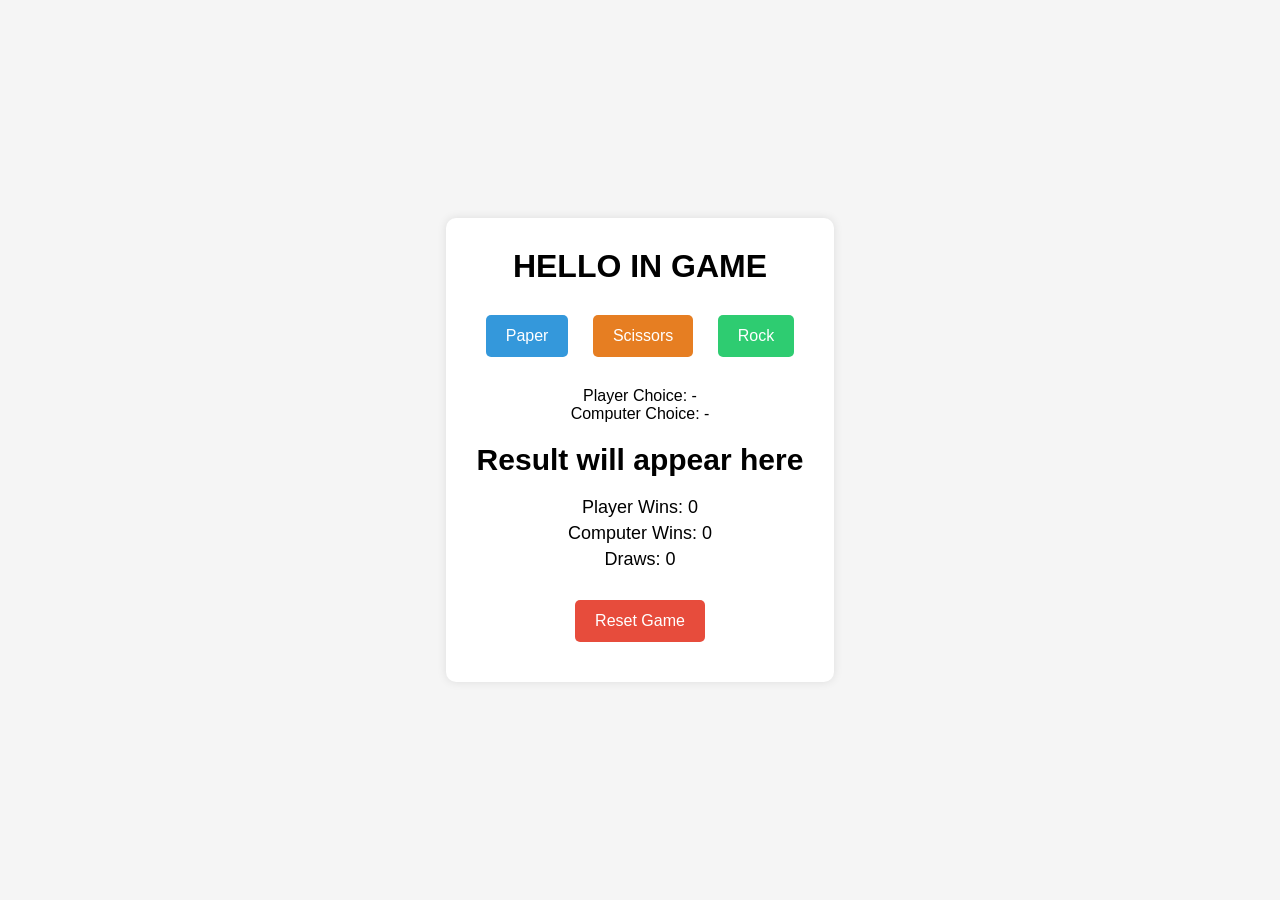
<file: Game/index.html>
<!DOCTYPE html>
<html lang="en">
<head>
    <meta charset="UTF-8">
    <meta name="viewport" content="width=device-width, initial-scale=1.0">
    <title>Rock Paper Scissors</title>
    <link rel="stylesheet" href="style.css">
</head>
<body>

    <div class="container">

        <div class="title">
            <h1>HELLO IN GAME</h1>
        </div>

        <div class="buttons">
            <button id="paper">Paper</button>
            <button id="ciseaux">Scissors</button>
            <button id="pierre">Rock</button>
        </div>

        <div class="choices">
            <p>Player Choice: <span id="playerChoice">-</span></p>
            <p>Computer Choice: <span id="computerChoice">-</span></p>
        </div>

        <div class="result">
            <h2 id="result">Result will appear here</h2>
        </div>

        <div class="scoreboard">
            <p>Player Wins: <span id="playerScore">0</span></p>
            <p>Computer Wins: <span id="computerScore">0</span></p>
            <p>Draws: <span id="drawScore">0</span></p>
        </div>

        <div class="reset">
            <button id="reset">Reset Game</button>
        </div>

    </div>

<script src="script.js"></script>

</body>
</html>
</file>
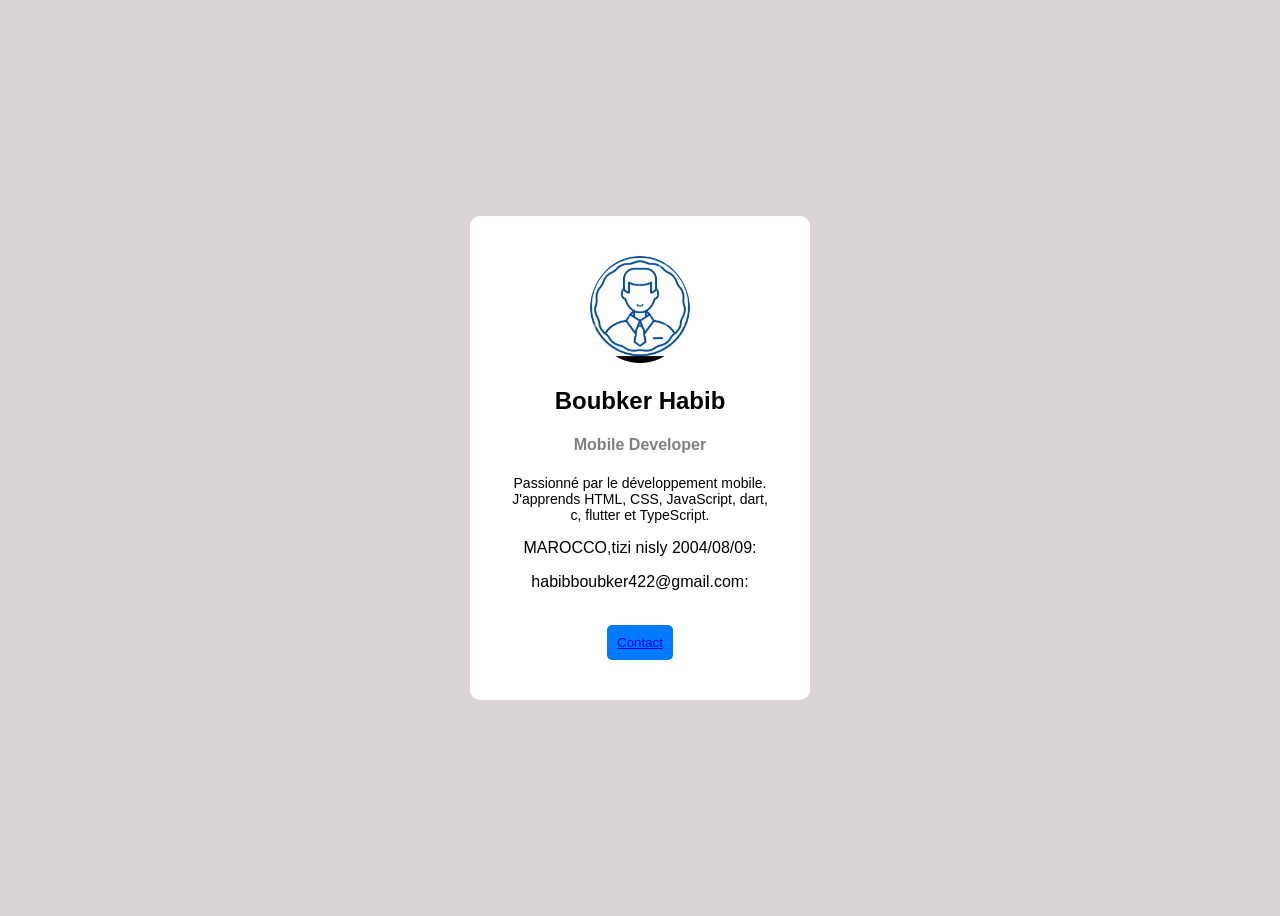
<file: miniprojet/index.html>
<!DOCTYPE html>
<html lang="fr">
<head>
    <meta charset="UTF-8">
    <meta name="viewport" content="width=device-width, initial-scale=1.0">
    <title>Profil</title>
    <link rel="stylesheet" href="style.css">
</head>
<body>

    <div class="profile">
        <div class="photo">
            <img src="imageproufil.jpg" alt="Photo">
        </div>

        <div class="name">
            <h2>Boubker Habib</h2>
        </div>
        <div class="job">
            <h4>Mobile Developer</h4>
        </div>
        


        <div class="description">
            <p>
                Passionné par le développement mobile.
                J'apprends HTML, CSS, JavaScript, dart, c, flutter et TypeScript.
            </p>
        </div>
        <div class="info-row">
            <p>
                MAROCCO,tizi nisly 2004/08/09:
            </p>
            
        </div>

        <div class="info-row">
            <p>
                habibboubker422@gmail.com:
            </p>
        </div><br>


        <div class="contact">
            <button><a href="contect.html" >Contact</a></button>
        </div>

    </div>

</body>
</html>
</file>
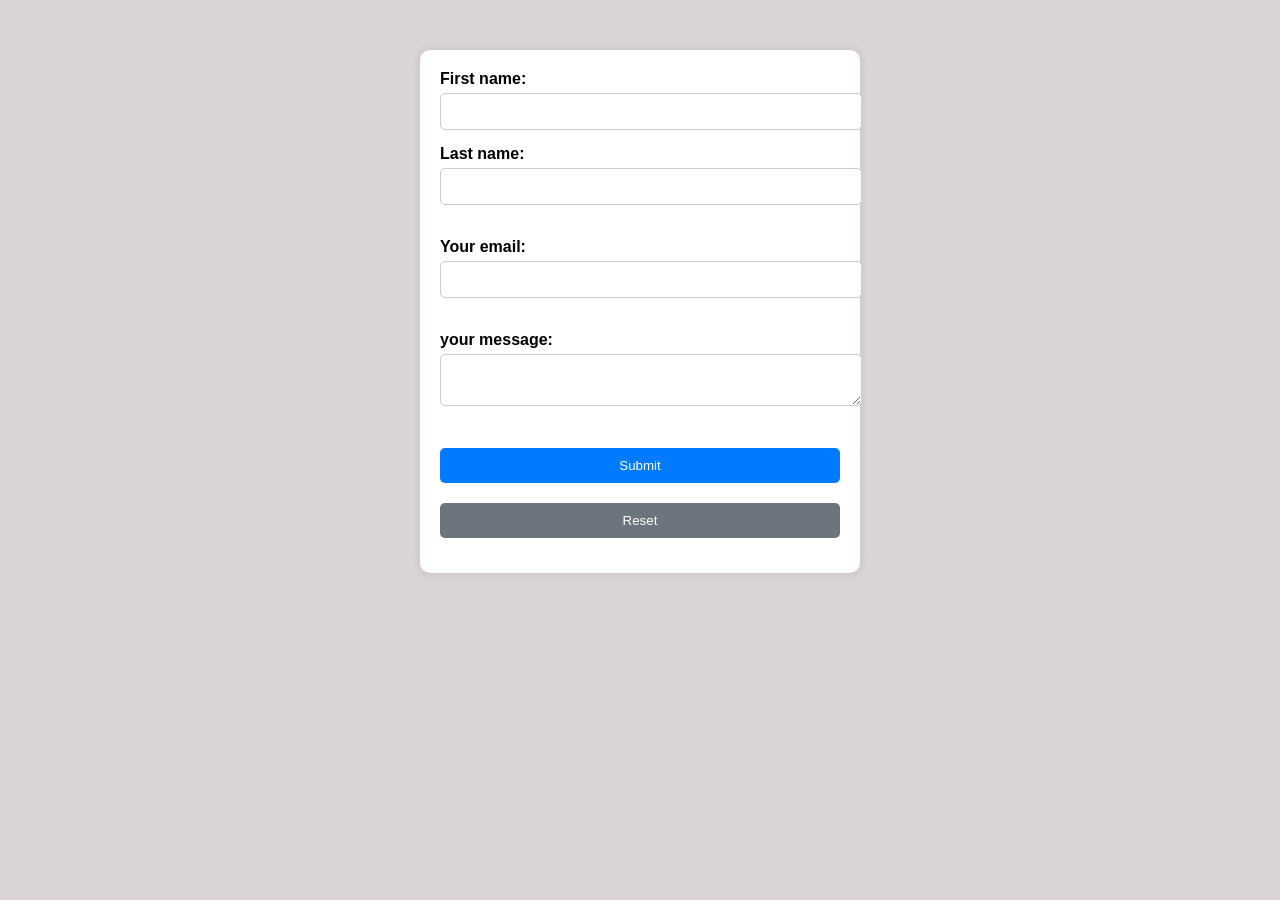
<file: miniprojet/contect.html>
<!DOCTYPE html>
<html lang="en">
<head>
    <meta charset="UTF-8">
    <meta name="viewport" content="width=device-width, initial-scale=1.0">
    <title>Contect:</title>
    <link rel="stylesheet" href="contect.css">
</head>
<body>
        <form>
            <label for="fname">First name:</label><br>
            <input type="text" id="fname" name="fname"><br>
            <label for="lname">Last name:</label><br>
            <input type="text" id="lname" name="lname"><br><br>
            <label for="email">Your email:</label><br>
            <input type="email" id="email" name="email"><br><br>
            
            <label for="message">your message:</label><br>
            <textarea id="message" name="message"></textarea><br><br>
            <input type="submit" value="Submit">
            <input type="reset" value="Reset">
        </form> 
    
</body>
</html>
</file>
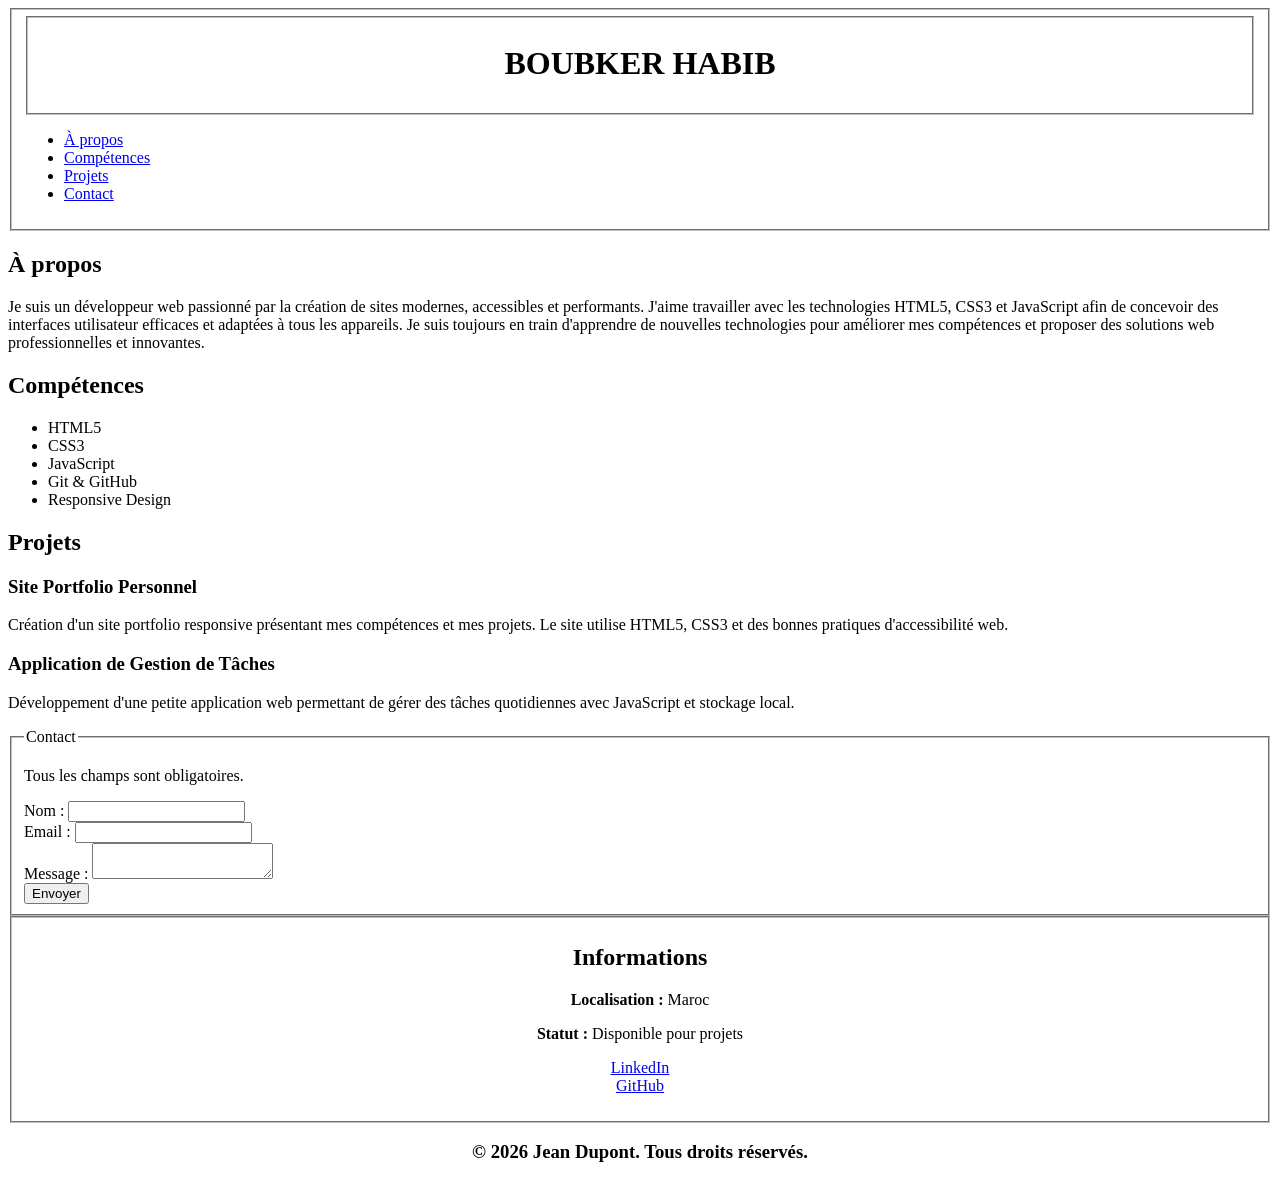
<file: WarmUp/profile.html>
<!DOCTYPE html>
<html lang="fr">
<head>
    <meta charset="UTF-8">
    <meta name="viewport" content="width=device-width, initial-scale=1.0">
    <title>BOUBKER HABIB - Développeur Web</title>
    <meta name="description" content="BOUBKER HABIB, développeur web spécialisé en HTML, CSS et JavaScript. Découvrez ses compétences et ses projets.">
    <meta property="og:title" content="BOUBKER HABIB - Développeur MOBILE">
</head>

<body>

<header role="banner">
    <fieldset>
        <fieldset>
            <h1 align="center">BOUBKER HABIB</h1>
        </fieldset>

    

        <nav aria-label="Navigation principale">
            <ul>
                <li><a href="#apropos">À propos</a></li>
                <li><a href="#competences">Compétences</a></li>
                <li><a href="#projets">Projets</a></li>
                <li><a href="#contact">Contact</a></li>
            </ul>
        </nav>

    </fieldset>
    
</header>

<main role="main">

<section id="apropos">
    <h2>À propos</h2>
    <p>
        Je suis un développeur web passionné par la création de sites modernes,
        accessibles et performants. J'aime travailler avec les technologies
        HTML5, CSS3 et JavaScript afin de concevoir des interfaces utilisateur
        efficaces et adaptées à tous les appareils. Je suis toujours en train
        d'apprendre de nouvelles technologies pour améliorer mes compétences
        et proposer des solutions web professionnelles et innovantes.
    </p>
</section>

<section id="competences">
    <h2>Compétences</h2>
    <ul>
        <li>HTML5</li>
        <li>CSS3</li>
        <li>JavaScript</li>
        <li>Git & GitHub</li>
        <li>Responsive Design</li>
    </ul>
</section>

<section id="projets">
    <h2>Projets</h2>

    <article>
        <h3>Site Portfolio Personnel</h3>
        <p>
            Création d'un site portfolio responsive présentant mes compétences
            et mes projets. Le site utilise HTML5, CSS3 et des bonnes pratiques
            d'accessibilité web.
        </p>
    </article>

    <article>
        <h3>Application de Gestion de Tâches</h3>
        <p>
            Développement d'une petite application web permettant de gérer
            des tâches quotidiennes avec JavaScript et stockage local.
        </p>
    </article>

</section>

<section id="contact">
    
    <Fieldset>
        <legend>Contact</legend>
        <form aria-describedby="info-formulaire">
            <p id="info-formulaire">Tous les champs sont obligatoires.</p>

            <div>
                <label for="nom">Nom :</label>
                <input type="text" id="nom" name="nom" required>
            </div>

            <div>
                <label for="email">Email :</label>
                <input type="email" id="email" name="email" required>
            </div>

            <div>
                <label for="message">Message :</label>
                <textarea id="message" name="message" required></textarea>
            </div>

            <button type="submit">Envoyer</button>
        </form>

    </Fieldset>

    

</section>

</main>

<aside role="complementary">
    <Fieldset>
        <center>
            <h2>Informations</h2>
            <p><strong>Localisation :</strong> Maroc</p>
            <p><strong>Statut :</strong> Disponible pour projets</p>

            <p>
                <a href="linkedin.com/in/boubker-habib-98503a377
">LinkedIn</a><br>
                <a href="#">GitHub</a>
            </p>

        </center>
       
    </Fieldset>
    
</aside>

<footer>
    <h3 align="center">© 2026 Jean Dupont. Tous droits réservés.</h3>
</footer>

</body>
</html>
</file>
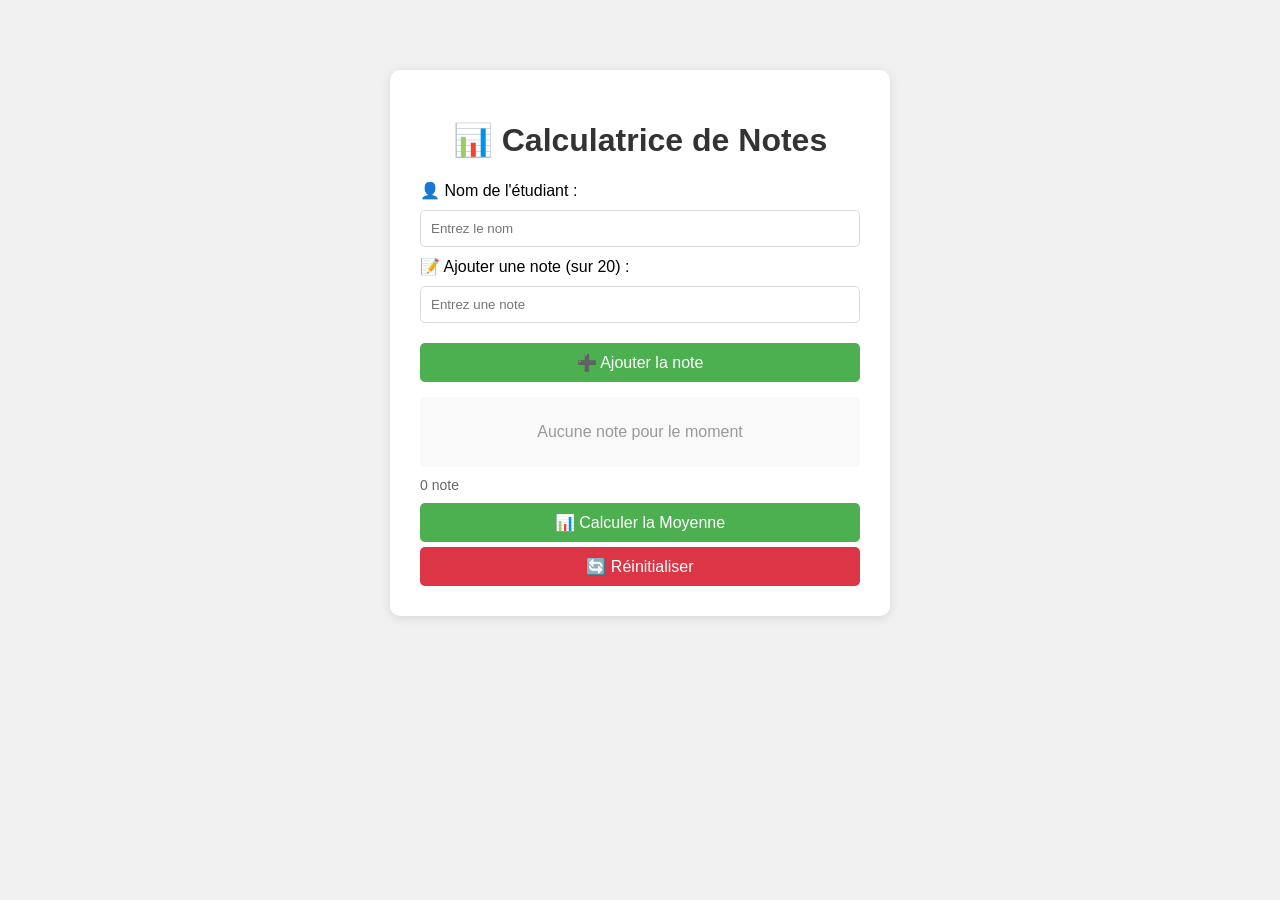
<file: WarmUp/PROJET DE LA NOTE.html>
<!DOCTYPE html>
<html lang="fr">
<head>
    <meta charset="UTF-8">
    <meta name="viewport" content="width=device-width, initial-scale=1.0">
    <title>Calculatrice de Notes</title>
    <style>
        body {
            font-family: Arial, sans-serif;
            max-width: 500px;
            margin: 50px auto;
            padding: 20px;
            background-color: #f0f0f0;
        }
        .container {
            background: white;
            padding: 30px;
            border-radius: 10px;
            box-shadow: 0 2px 10px rgba(0,0,0,0.1);
        }
        h1 {
            color: #333;
            text-align: center;
        }
        input {
            width: 100%;
            padding: 10px;
            margin: 10px 0;
            border: 1px solid #ddd;
            border-radius: 5px;
            box-sizing: border-box;
        }
        button {
            width: 100%;
            padding: 10px;
            background-color: #4CAF50;
            color: white;
            border: none;
            border-radius: 5px;
            cursor: pointer;
            font-size: 16px;
            margin-top: 10px;
        }
        button:hover {
            background-color: #45a049;
        }
        #resultat {
            margin-top: 20px;
            padding: 15px;
            border-radius: 5px;
            text-align: center;
            display: none;
        }
        .success { background-color: #d4edda; color: #155724; }
        .warning { background-color: #fff3cd; color: #856404; }
        .danger { background-color: #f8d7da; color: #721c24; }
        #listeNotes {
            margin-top: 15px;
            padding: 10px;
            background-color: #f9f9f9;
            border-radius: 5px;
            min-height: 50px;
        }
        .note-item {
            display: inline-block;
            margin: 5px;
            padding: 5px 10px;
            background-color: #e9ecef;
            border-radius: 3px;
            font-weight: bold;
        }
        .note-count {
            margin-top: 10px;
            font-size: 14px;
            color: #666;
        }
    </style>
</head>
<body>
    <div class="container">
        <h1>📊 Calculatrice de Notes</h1>
        
        <div>
            <label for="nomEtudiant">👤 Nom de l'étudiant :</label>
            <input type="text" id="nomEtudiant" placeholder="Entrez le nom">
        </div>
        
        <div>
            <label for="note">📝 Ajouter une note (sur 20) :</label>
            <input type="number" id="note" placeholder="Entrez une note" min="0" max="20" step="0.5">
            <button onclick="ajouterNote()">➕ Ajouter la note</button>
        </div>
        
        <div id="listeNotes">
            <p style="color: #999; text-align: center;">Aucune note pour le moment</p>
        </div>
        
        <div class="note-count" id="noteCount"></div>
        
        <button onclick="calculerMoyenne()">📊 Calculer la Moyenne</button>
        <button onclick="reinitialiser()" style="background-color: #dc3545; margin-top: 5px;">🔄 Réinitialiser</button>
        
        <div id="resultat"></div>
    </div>

    <script>
        // Tableau pour stocker les notes
        let notes = [];

        // Fonction pour mettre à jour le compteur de notes
        function mettreAJourCompteur() {
            const compteurDiv = document.getElementById('noteCount');
            compteurDiv.textContent = `${notes.length} note${notes.length > 1 ? 's' : ''}`;
        }

        // Fonction pour ajouter une note
        function ajouterNote() {
            // Récupérer la valeur du champ note
            const champNote = document.getElementById('note');
            const note = parseFloat(champNote.value);
            
            // Vérifier si la note est valide
            if (isNaN(note) || note < 0 || note > 20) {
                alert('❌ Veuillez entrer une note valide entre 0 et 20');
                return;
            }
            
            // Si valide : Ajouter au tableau
            notes.push(note);
            
            // Afficher les notes
            afficherNotes();
            
            // Mettre à jour le compteur
            mettreAJourCompteur();
            
            // Vider le champ
            champNote.value = '';
            
            // Focus sur le champ pour ajouter une autre note facilement
            champNote.focus();
        }

        // Fonction pour afficher les notes
        function afficherNotes() {
            // Récupérer l'élément listeNotes
            const listeDiv = document.getElementById('listeNotes');
            
            // Vider son contenu
            listeDiv.innerHTML = '';
            
            // Vérifier s'il y a des notes
            if (notes.length === 0) {
                listeDiv.innerHTML = '<p style="color: #999; text-align: center;">Aucune note pour le moment</p>';
                return;
            }
            
            // Pour chaque note dans le tableau
            notes.forEach((note, index) => {
                // Créer un span avec la classe 'note-item'
                const span = document.createElement('span');
                span.className = 'note-item';
                span.textContent = note;
                
                // Ajouter un attribut title pour montrer l'index
                span.title = `Note ${index + 1}`;
                
                // Ajouter la note dans le span
                listeDiv.appendChild(span);
            });
        }

        // Fonction pour calculer la moyenne
        function calculerMoyenne() {
            // Récupérer le nom de l'étudiant
            const nomEtudiant = document.getElementById('nomEtudiant').value.trim();
            const resultatDiv = document.getElementById('resultat');
            
            // Vérifier qu'il y a un nom
            if (nomEtudiant === '') {
                alert('❌ Veuillez entrer le nom de l\'étudiant');
                document.getElementById('nomEtudiant').focus();
                return;
            }
            
            // Vérifier qu'il y a des notes
            if (notes.length === 0) {
                alert('❌ Veuillez ajouter au moins une note');
                document.getElementById('note').focus();
                return;
            }
            
            // Calculer la somme des notes
            const somme = notes.reduce((total, note) => total + note, 0);
            
            // Calculer la moyenne
            const moyenne = somme / notes.length;
            
            // Déterminer l'appréciation et la classe CSS
            let appreciation = "";
            let classe = "";
            let emoji = "";
            
            if (moyenne >= 16) {
                appreciation = "Excellent";
                classe = "success";
                emoji = "🏆";
            } else if (moyenne >= 14) {
                appreciation = "Très bien";
                classe = "success";
                emoji = "🌟";
            } else if (moyenne >= 12) {
                appreciation = "Bien";
                classe = "warning";
                emoji = "👍";
            } else if (moyenne >= 10) {
                appreciation = "Passable";
                classe = "warning";
                emoji = "😐";
            } else {
                appreciation = "Insuffisant";
                classe = "danger";
                emoji = "📚";
            }
            
            // Afficher le résultat
            resultatDiv.innerHTML = `
                <div style="font-size: 24px; margin-bottom: 10px;">${emoji}</div>
                <strong style="font-size: 18px;">${nomEtudiant}</strong><br>
                <span style="font-size: 16px;">Moyenne : ${moyenne.toFixed(2)}/20</span><br>
                <span style="font-size: 20px; font-weight: bold;">${appreciation}</span>
            `;
            resultatDiv.className = classe;
            resultatDiv.style.display = 'block';
            
            // Animation subtile
            resultatDiv.style.transform = 'scale(0.95)';
            setTimeout(() => {
                resultatDiv.style.transform = 'scale(1)';
            }, 100);
        }

        // Fonction pour réinitialiser
        function reinitialiser() {
            // Vider le tableau des notes
            notes = [];
            
            // Réinitialiser l'affichage
            afficherNotes();
            mettreAJourCompteur();
            
            // Cacher le résultat
            document.getElementById('resultat').style.display = 'none';
            
            // Vider les champs
            document.getElementById('nomEtudiant').value = '';
            document.getElementById('note').value = '';
            
            // Message de confirmation
            alert('✅ Toutes les données ont été réinitialisées');
        }

        // Initialisation au chargement de la page
        window.onload = function() {
            mettreAJourCompteur();
            
            // Ajouter la possibilité d'appuyer sur Entrée pour ajouter une note
            document.getElementById('note').addEventListener('keypress', function(event) {
                if (event.key === 'Enter') {
                    ajouterNote();
                }
            });
            
            // Ajouter la possibilité d'appuyer sur Entrée pour le nom
            document.getElementById('nomEtudiant').addEventListener('keypress', function(event) {
                if (event.key === 'Enter') {
                    document.getElementById('note').focus();
                }
            });
        };
    </script>
</body>
</html>
</file>
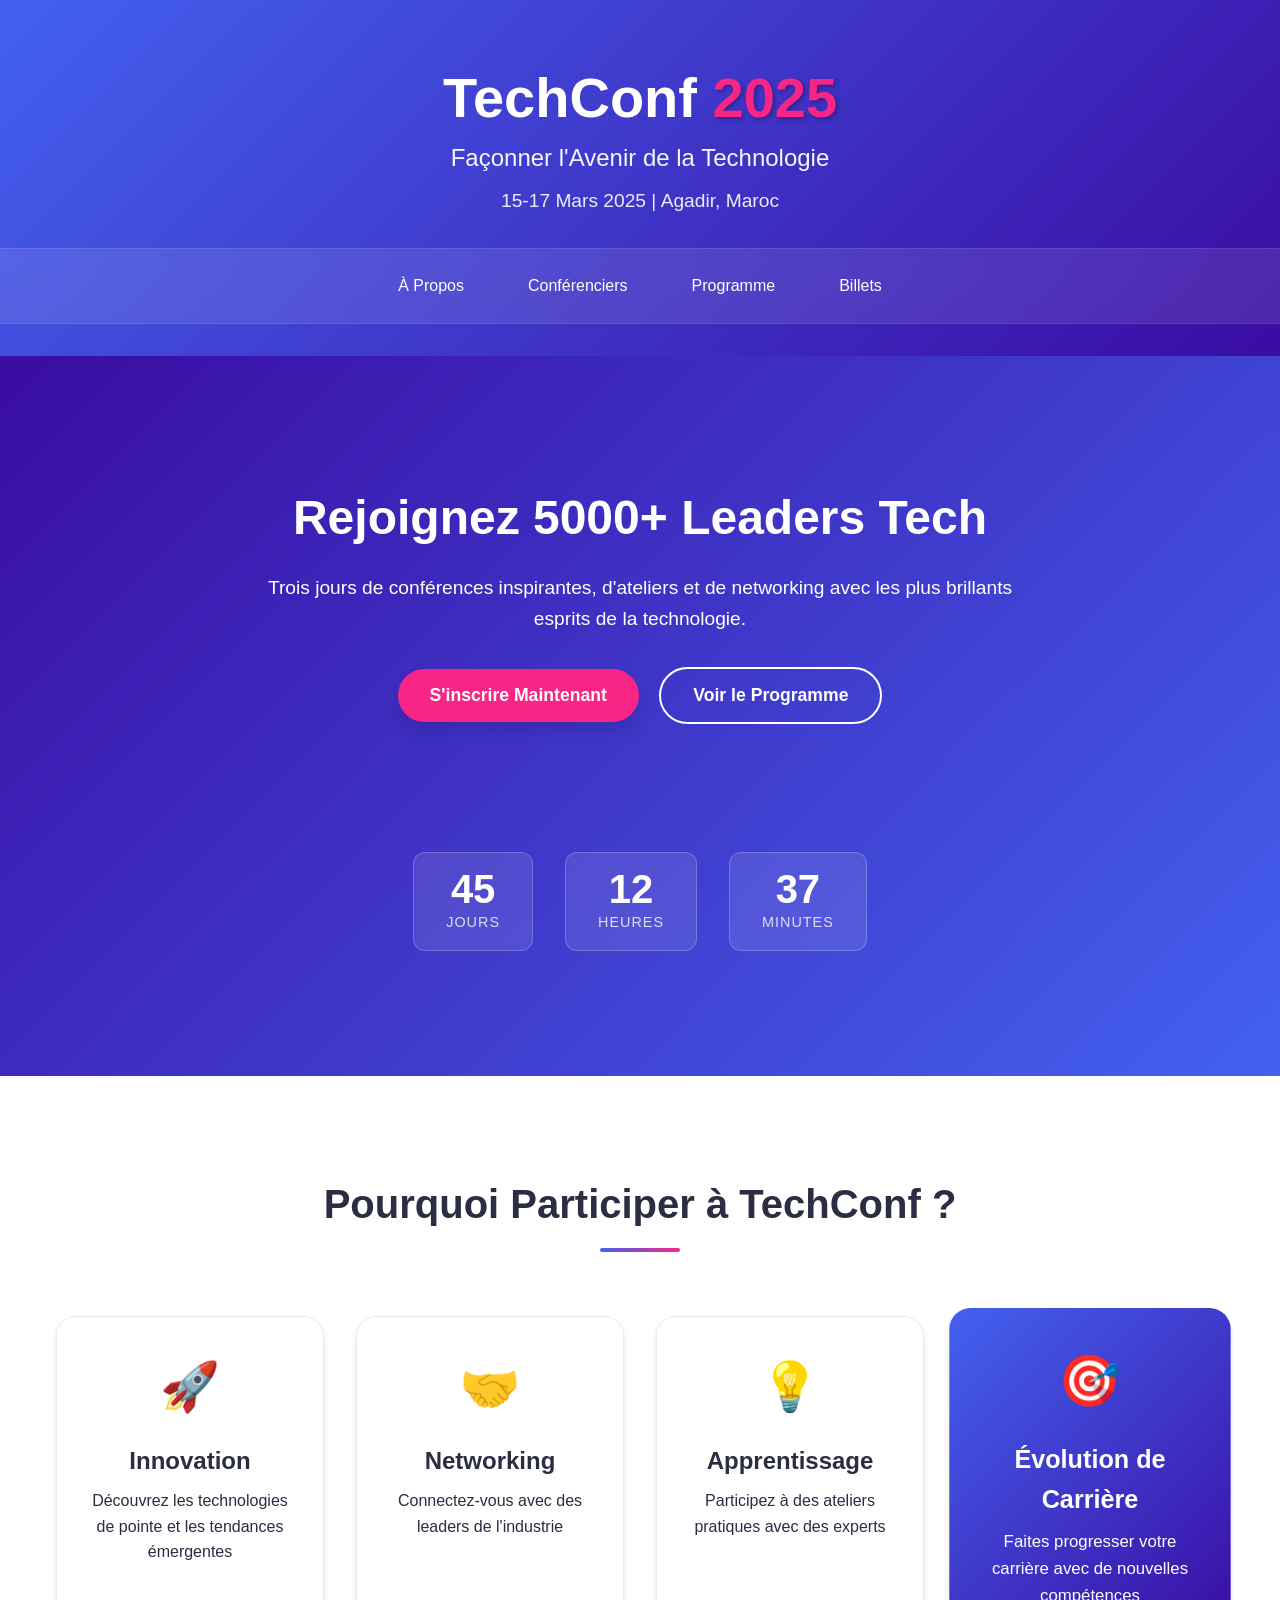
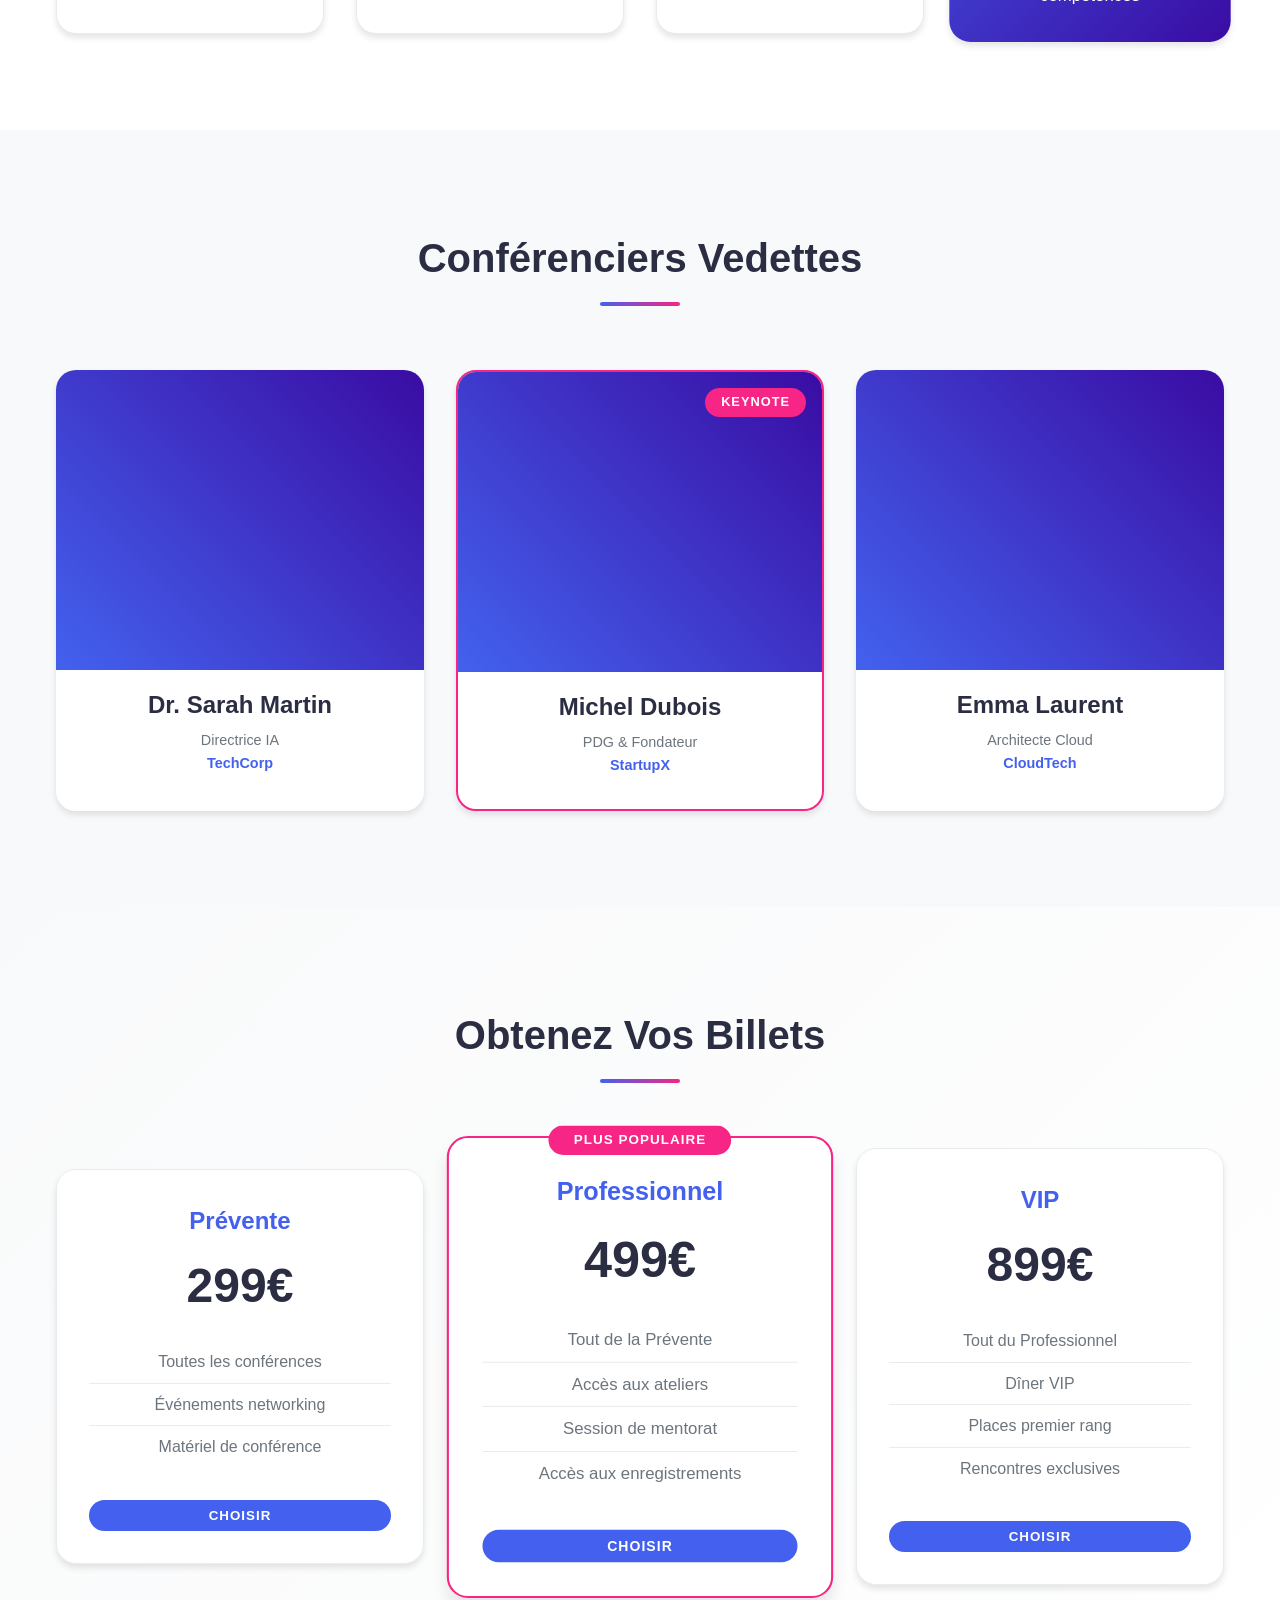
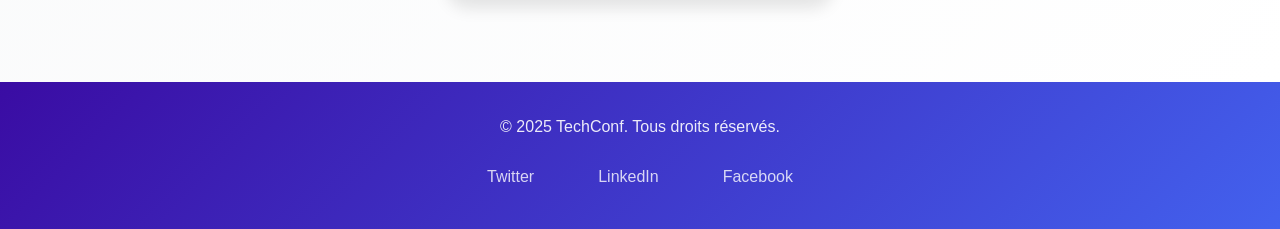
<file: WarmUp/projet.html>
<!DOCTYPE html>
<html lang="fr">
<head>
    <meta charset="UTF-8">
    <meta name="viewport" content="width=device-width, initial-scale=1.0">
    <title>TechConf 2025 - Conférence Technologique Annuelle</title>
    <style>
        /* ========== Reset et Styles de Base ========== */
        * {
            margin: 0;
            padding: 0;
            box-sizing: border-box;
        }

        /* ========== Variables CSS ========== */
        :root {
            /* Palette de couleurs - Thème tech moderne */
            --couleur-primaire: #4361ee;
            --couleur-secondaire: #3a0ca3;
            --couleur-accent: #f72585;
            --couleur-fond: #ffffff;
            --couleur-fond-sombre: #f8f9fa;
            --couleur-texte: #2b2d42;
            --couleur-texte-clair: #6c757d;
            --couleur-bordure: #e9ecef;
            --couleur-succes: #4cc9f0;
            
            /* Ombres */
            --ombre-legere: 0 4px 6px rgba(0, 0, 0, 0.1);
            --ombre-moyenne: 0 10px 15px rgba(0, 0, 0, 0.1);
            --ombre-forte: 0 20px 25px rgba(0, 0, 0, 0.15);
            
            /* Espacements */
            --espacement-xs: 0.5rem;
            --espacement-sm: 1rem;
            --espacement-md: 2rem;
            --espacement-lg: 4rem;
            --espacement-xl: 6rem;
            
            /* Bordures */
            --border-radius-sm: 8px;
            --border-radius-md: 12px;
            --border-radius-lg: 20px;
            
            /* Transitions */
            --transition-rapide: all 0.3s ease;
        }

        /* ========== Styles de Base ========== */
        body {
            font-family: 'Segoe UI', Tahoma, Geneva, Verdana, sans-serif;
            line-height: 1.6;
            color: var(--couleur-texte);
            background-color: var(--couleur-fond);
            overflow-x: hidden;
        }

        .container {
            max-width: 1200px;
            margin: 0 auto;
            padding: 0 var(--espacement-sm);
        }

        /* ========== Typographie ========== */
        h1 {
            font-size: 3.5rem;
            font-weight: 800;
            line-height: 1.2;
        }

        h2 {
            font-size: 2.5rem;
            font-weight: 700;
            margin-bottom: var(--espacement-md);
        }

        h3 {
            font-size: 1.5rem;
            font-weight: 600;
            margin-bottom: var(--espacement-xs);
        }

        .section-title {
            text-align: center;
            margin-bottom: var(--espacement-lg);
            position: relative;
            padding-bottom: var(--espacement-sm);
        }

        .section-title::after {
            content: '';
            position: absolute;
            bottom: 0;
            left: 50%;
            transform: translateX(-50%);
            width: 80px;
            height: 4px;
            background: linear-gradient(90deg, var(--couleur-primaire), var(--couleur-accent));
            border-radius: 2px;
        }

        /* ========== Header et Navigation ========== */
        header {
            background: linear-gradient(135deg, var(--couleur-primaire), var(--couleur-secondaire));
            color: white;
            padding: var(--espacement-lg) 0 var(--espacement-md);
        }

        .header-content {
            text-align: center;
            max-width: 800px;
            margin: 0 auto;
            padding: 0 var(--espacement-sm);
        }

        .conference-title {
            margin-bottom: var(--espacement-xs);
        }

        .conference-title .year {
            color: var(--couleur-accent);
            text-shadow: 2px 2px 4px rgba(0, 0, 0, 0.3);
        }

        .tagline {
            font-size: 1.5rem;
            margin-bottom: var(--espacement-xs);
            opacity: 0.95;
        }

        .date-location {
            font-size: 1.2rem;
            opacity: 0.9;
        }

        /* Navigation fixe */
        .main-navigation {
            background-color: rgba(255, 255, 255, 0.1);
            backdrop-filter: blur(10px);
            position: sticky;
            top: 0;
            z-index: 1000;
            display: flex;
            justify-content: center;
            gap: var(--espacement-md);
            padding: var(--espacement-sm) var(--espacement-md);
            margin-top: var(--espacement-md);
            border-top: 1px solid rgba(255, 255, 255, 0.1);
            border-bottom: 1px solid rgba(255, 255, 255, 0.1);
        }

        .nav-link {
            color: white;
            text-decoration: none;
            font-weight: 500;
            padding: 0.5rem 1rem;
            border-radius: var(--border-radius-sm);
            transition: var(--transition-rapide);
            position: relative;
        }

        .nav-link::after {
            content: '';
            position: absolute;
            bottom: 0;
            left: 50%;
            transform: translateX(-50%);
            width: 0;
            height: 2px;
            background-color: var(--couleur-accent);
            transition: var(--transition-rapide);
        }

        .nav-link:hover {
            background-color: rgba(255, 255, 255, 0.1);
        }

        .nav-link:hover::after {
            width: 70%;
        }

        /* ========== Section Hero ========== */
        .hero-section {
            background: linear-gradient(135deg, var(--couleur-secondaire), var(--couleur-primaire));
            color: white;
            padding: var(--espacement-xl) 0;
            text-align: center;
            min-height: 80vh;
            display: flex;
            flex-direction: column;
            justify-content: center;
            align-items: center;
        }

        .hero-content {
            max-width: 800px;
            margin: 0 auto var(--espacement-lg);
            padding: 0 var(--espacement-sm);
        }

        .hero-title {
            font-size: 3rem;
            margin-bottom: var(--espacement-sm);
            animation: fadeInUp 1s ease;
        }

        .hero-description {
            font-size: 1.2rem;
            margin-bottom: var(--espacement-md);
            opacity: 0.95;
            animation: fadeInUp 1s ease 0.2s both;
        }

        /* Boutons */
        .cta-button {
            padding: var(--espacement-sm) var(--espacement-md);
            font-size: 1.1rem;
            font-weight: 600;
            border: none;
            border-radius: 50px;
            cursor: pointer;
            transition: var(--transition-rapide);
            margin: 0 var(--espacement-xs);
        }

        .cta-button.primary {
            background-color: var(--couleur-accent);
            color: white;
            box-shadow: var(--ombre-moyenne);
        }

        .cta-button.primary:hover {
            transform: translateY(-3px);
            box-shadow: var(--ombre-forte);
            background-color: #e01e75;
        }

        .cta-button.secondary {
            background-color: transparent;
            color: white;
            border: 2px solid white;
        }

        .cta-button.secondary:hover {
            background-color: white;
            color: var(--couleur-primaire);
            transform: translateY(-3px);
        }

        /* Compteur */
        .countdown {
            display: flex;
            justify-content: center;
            gap: var(--espacement-md);
            margin-top: var(--espacement-lg);
            animation: fadeInUp 1s ease 0.4s both;
        }

        .countdown-item {
            background-color: rgba(255, 255, 255, 0.1);
            backdrop-filter: blur(5px);
            padding: var(--espacement-sm) var(--espacement-md);
            border-radius: var(--border-radius-md);
            min-width: 100px;
            border: 1px solid rgba(255, 255, 255, 0.2);
        }

        .countdown-number {
            display: block;
            font-size: 2.5rem;
            font-weight: 700;
            line-height: 1;
        }

        .countdown-label {
            font-size: 0.9rem;
            opacity: 0.8;
            text-transform: uppercase;
            letter-spacing: 1px;
        }

        /* ========== Section À Propos ========== */
        .about-section {
            padding: var(--espacement-xl) 0;
            background-color: var(--couleur-fond);
        }

        .features-grid {
            display: grid;
            grid-template-columns: repeat(auto-fit, minmax(250px, 1fr));
            gap: var(--espacement-md);
        }

        .feature-card {
            background-color: var(--couleur-fond);
            padding: var(--espacement-md);
            border-radius: var(--border-radius-lg);
            text-align: center;
            box-shadow: var(--ombre-legere);
            transition: var(--transition-rapide);
            border: 1px solid var(--couleur-bordure);
        }

        .feature-card:hover {
            transform: translateY(-10px);
            box-shadow: var(--ombre-moyenne);
        }

        .feature-card.special {
            background: linear-gradient(135deg, var(--couleur-primaire), var(--couleur-secondaire));
            color: white;
            transform: scale(1.05);
            border: none;
        }

        .feature-card.special:hover {
            transform: scale(1.05) translateY(-10px);
        }

        .feature-icon {
            font-size: 3rem;
            margin-bottom: var(--espacement-sm);
        }

        /* ========== Section Conférenciers ========== */
        .speakers-section {
            padding: var(--espacement-xl) 0;
            background-color: var(--couleur-fond-sombre);
        }

        .speakers-grid {
            display: grid;
            grid-template-columns: repeat(auto-fit, minmax(300px, 1fr));
            gap: var(--espacement-md);
        }

        .speaker-card {
            background-color: var(--couleur-fond);
            border-radius: var(--border-radius-lg);
            overflow: hidden;
            box-shadow: var(--ombre-legere);
            transition: var(--transition-rapide);
            position: relative;
            text-align: center;
            padding-bottom: var(--espacement-md);
        }

        .speaker-card:hover {
            transform: translateY(-5px);
            box-shadow: var(--ombre-moyenne);
        }

        .speaker-card.keynote {
            border: 2px solid var(--couleur-accent);
        }

        .badge {
            position: absolute;
            top: var(--espacement-sm);
            right: var(--espacement-sm);
            background-color: var(--couleur-accent);
            color: white;
            padding: 0.25rem 1rem;
            border-radius: 20px;
            font-size: 0.8rem;
            font-weight: 600;
            text-transform: uppercase;
            letter-spacing: 1px;
            z-index: 10;
        }

        .speaker-image {
            width: 100%;
            height: 300px;
            background: linear-gradient(45deg, var(--couleur-primaire), var(--couleur-secondaire));
            margin-bottom: var(--espacement-sm);
        }

        .speaker-name {
            color: var(--couleur-texte);
            margin-bottom: 0.25rem;
        }

        .speaker-role {
            color: var(--couleur-texte-clair);
            font-size: 0.9rem;
        }

        .speaker-company {
            color: var(--couleur-primaire);
            font-weight: 600;
            font-size: 0.9rem;
        }

        /* ========== Section Billets ========== */
        .tickets-section {
            padding: var(--espacement-xl) 0;
            background: linear-gradient(135deg, var(--couleur-fond-sombre), white);
        }

        .pricing-table {
            display: grid;
            grid-template-columns: repeat(auto-fit, minmax(280px, 1fr));
            gap: var(--espacement-md);
            align-items: center;
        }

        .pricing-card {
            background-color: var(--couleur-fond);
            border-radius: var(--border-radius-lg);
            padding: var(--espacement-md);
            text-align: center;
            box-shadow: var(--ombre-legere);
            transition: var(--transition-rapide);
            position: relative;
            border: 1px solid var(--couleur-bordure);
        }

        .pricing-card:hover {
            transform: translateY(-10px);
            box-shadow: var(--ombre-forte);
        }

        .pricing-card.featured {
            transform: scale(1.05);
            border: 2px solid var(--couleur-accent);
            box-shadow: var(--ombre-moyenne);
            background: white;
        }

        .pricing-card.featured:hover {
            transform: scale(1.05) translateY(-10px);
        }

        .popular-badge {
            position: absolute;
            top: -12px;
            left: 50%;
            transform: translateX(-50%);
            background-color: var(--couleur-accent);
            color: white;
            padding: 0.25rem 1.5rem;
            border-radius: 20px;
            font-size: 0.8rem;
            font-weight: 600;
            text-transform: uppercase;
            letter-spacing: 1px;
            white-space: nowrap;
        }

        .plan-name {
            color: var(--couleur-primaire);
            margin-bottom: var(--espacement-xs);
        }

        .price {
            font-size: 3rem;
            font-weight: 800;
            color: var(--couleur-texte);
            margin-bottom: var(--espacement-sm);
        }

        .plan-features {
            list-style: none;
            margin-bottom: var(--espacement-md);
        }

        .plan-features li {
            padding: var(--espacement-xs) 0;
            color: var(--couleur-texte-clair);
            border-bottom: 1px solid var(--couleur-bordure);
        }

        .plan-features li:last-child {
            border-bottom: none;
        }

        .select-plan {
            background-color: var(--couleur-primaire);
            color: white;
            border: none;
            padding: var(--espacement-xs) var(--espacement-md);
            border-radius: 50px;
            font-weight: 600;
            cursor: pointer;
            transition: var(--transition-rapide);
            width: 100%;
            text-transform: uppercase;
            letter-spacing: 1px;
        }

        .select-plan:hover {
            background-color: var(--couleur-secondaire);
            transform: translateY(-2px);
            box-shadow: var(--ombre-moyenne);
        }

        /* ========== Footer ========== */
        .main-footer {
            background: linear-gradient(135deg, var(--couleur-secondaire), var(--couleur-primaire));
            color: white;
            padding: var(--espacement-md) 0;
            text-align: center;
        }

        .footer-text {
            margin-bottom: var(--espacement-sm);
            opacity: 0.9;
        }

        .social-links {
            display: flex;
            justify-content: center;
            gap: var(--espacement-md);
        }

        .social-link {
            color: white;
            text-decoration: none;
            opacity: 0.8;
            transition: var(--transition-rapide);
            padding: 0.5rem 1rem;
            border-radius: var(--border-radius-sm);
        }

        .social-link:hover {
            opacity: 1;
            background-color: rgba(255, 255, 255, 0.1);
            transform: translateY(-2px);
        }

        /* ========== Animations ========== */
        @keyframes fadeInUp {
            from {
                opacity: 0;
                transform: translateY(30px);
            }
            to {
                opacity: 1;
                transform: translateY(0);
            }
        }

        /* ========== Media Queries ========== */
        @media (max-width: 768px) {
            h1 {
                font-size: 2.5rem;
            }
            
            h2 {
                font-size: 2rem;
            }
            
            .main-navigation {
                flex-wrap: wrap;
                gap: var(--espacement-xs);
            }
            
            .countdown {
                flex-wrap: wrap;
            }
            
            .countdown-item {
                min-width: 80px;
            }
            
            .pricing-card.featured {
                transform: scale(1);
            }
            
            .pricing-card.featured:hover {
                transform: translateY(-10px);
            }
            
            .feature-card.special {
                transform: scale(1);
            }
            
            .feature-card.special:hover {
                transform: translateY(-10px);
            }
        }

        @media (max-width: 480px) {
            .cta-button {
                display: block;
                width: 100%;
                margin: var(--espacement-xs) 0;
            }
            
            .hero-title {
                font-size: 2rem;
            }
        }
    </style>
</head>
<body>
    <header id="top">
        <div class="header-content">
            <h1 class="conference-title">TechConf <span class="year">2025</span></h1>
            <p class="tagline">Façonner l'Avenir de la Technologie</p>
            <p class="date-location">15-17 Mars 2025 | Agadir, Maroc</p>
        </div>
        <nav class="main-navigation">
            <a href="#about" class="nav-link">À Propos</a>
            <a href="#speakers" class="nav-link">Conférenciers</a>
            <a href="#schedule" class="nav-link">Programme</a>
            <a href="#tickets" class="nav-link">Billets</a>
        </nav>
    </header>

    <section id="hero" class="hero-section">
        <div class="hero-content">
            <h2 class="hero-title">Rejoignez 5000+ Leaders Tech</h2>
            <p class="hero-description">Trois jours de conférences inspirantes, d'ateliers et de networking avec les plus brillants esprits de la technologie.</p>
            <button class="cta-button primary">S'inscrire Maintenant</button>
            <button class="cta-button secondary">Voir le Programme</button>
        </div>
        <div class="countdown">
            <div class="countdown-item">
                <span class="countdown-number">45</span>
                <span class="countdown-label">Jours</span>
            </div>
            <div class="countdown-item">
                <span class="countdown-number">12</span>
                <span class="countdown-label">Heures</span>
            </div>
            <div class="countdown-item">
                <span class="countdown-number">37</span>
                <span class="countdown-label">Minutes</span>
            </div>
        </div>
    </section>

    <section id="about" class="section about-section">
        <div class="container">
            <h2 class="section-title">Pourquoi Participer à TechConf ?</h2>
            <div class="features-grid">
                <div class="feature-card">
                    <div class="feature-icon">🚀</div>
                    <h3>Innovation</h3>
                    <p>Découvrez les technologies de pointe et les tendances émergentes</p>
                </div>
                <div class="feature-card">
                    <div class="feature-icon">🤝</div>
                    <h3>Networking</h3>
                    <p>Connectez-vous avec des leaders de l'industrie</p>
                </div>
                <div class="feature-card">
                    <div class="feature-icon">💡</div>
                    <h3>Apprentissage</h3>
                    <p>Participez à des ateliers pratiques avec des experts</p>
                </div>
                <div class="feature-card special">
                    <div class="feature-icon">🎯</div>
                    <h3>Évolution de Carrière</h3>
                    <p>Faites progresser votre carrière avec de nouvelles compétences</p>
                </div>
            </div>
        </div>
    </section>

    <section id="speakers" class="section speakers-section">
        <div class="container">
            <h2 class="section-title">Conférenciers Vedettes</h2>
            <div class="speakers-grid">
                <article class="speaker-card">
                    <div class="speaker-image"></div>
                    <h3 class="speaker-name">Dr. Sarah Martin</h3>
                    <p class="speaker-role">Directrice IA</p>
                    <p class="speaker-company">TechCorp</p>
                </article>
                <article class="speaker-card keynote">
                    <div class="speaker-image"></div>
                    <span class="badge">Keynote</span>
                    <h3 class="speaker-name">Michel Dubois</h3>
                    <p class="speaker-role">PDG & Fondateur</p>
                    <p class="speaker-company">StartupX</p>
                </article>
                <article class="speaker-card">
                    <div class="speaker-image"></div>
                    <h3 class="speaker-name">Emma Laurent</h3>
                    <p class="speaker-role">Architecte Cloud</p>
                    <p class="speaker-company">CloudTech</p>
                </article>
            </div>
        </div>
    </section>

    <section id="tickets" class="section tickets-section">
        <div class="container">
            <h2 class="section-title">Obtenez Vos Billets</h2>
            <div class="pricing-table">
                <div class="pricing-card">
                    <h3 class="plan-name">Prévente</h3>
                    <div class="price">299€</div>
                    <ul class="plan-features">
                        <li>Toutes les conférences</li>
                        <li>Événements networking</li>
                        <li>Matériel de conférence</li>
                    </ul>
                    <button class="select-plan">Choisir</button>
                </div>
                <div class="pricing-card featured">
                    <span class="popular-badge">Plus Populaire</span>
                    <h3 class="plan-name">Professionnel</h3>
                    <div class="price">499€</div>
                    <ul class="plan-features">
                        <li>Tout de la Prévente</li>
                        <li>Accès aux ateliers</li>
                        <li>Session de mentorat</li>
                        <li>Accès aux enregistrements</li>
                    </ul>
                    <button class="select-plan">Choisir</button>
                </div>
                <div class="pricing-card">
                    <h3 class="plan-name">VIP</h3>
                    <div class="price">899€</div>
                    <ul class="plan-features">
                        <li>Tout du Professionnel</li>
                        <li>Dîner VIP</li>
                        <li>Places premier rang</li>
                        <li>Rencontres exclusives</li>
                    </ul>
                    <button class="select-plan">Choisir</button>
                </div>
            </div>
        </div>
    </section>

    <footer class="main-footer">
        <p class="footer-text">© 2025 TechConf. Tous droits réservés.</p>
        <div class="social-links">
            <a href="#" class="social-link">Twitter</a>
            <a href="#" class="social-link">LinkedIn</a>
            <a href="#" class="social-link">Facebook</a>
        </div>
    </footer>
</body>
</html>
</file>
<file: Game/style.css>
* {
    margin: 0;
    padding: 0;
    box-sizing: border-box;
    font-family: Arial, Helvetica, sans-serif;
}

body {
    background-color: #f5f5f5;
    display: flex;
    justify-content: center;
    align-items: center;
    height: 100vh;
}

.container {
    text-align: center;
    background: white;
    padding: 30px;
    border-radius: 10px;
    box-shadow: 0 0 10px rgba(0,0,0,0.1);
}

.title h1 {
    margin-bottom: 20px;
}

.buttons {
    margin: 20px 0;
}

button {
    padding: 12px 20px;
    margin: 10px;
    border: none;
    border-radius: 5px;
    cursor: pointer;
    font-size: 16px;
    transition: 0.3s;
}

button:hover {
    transform: scale(1.05);
}

/* Buttons Colors */

#paper {
    background-color: #3498db;
    color: white;
}

#ciseaux {
    background-color: #e67e22;
    color: white;
}

#pierre {
    background-color: #2ecc71;
    color: white;
}

/* Result */

.result {
    margin: 20px 0;
    font-size: 20px;
    font-weight: bold;
}

/* Scoreboard */

.scoreboard {
    margin: 20px 0;
}

.scoreboard p {
    margin: 5px 0;
    font-size: 18px;
}

/* Reset Button */

#reset {
    background-color: #e74c3c;
    color: white;
}

#reset:hover {
    background-color: #c0392b;
}
</file>
<file: miniprojet/style.css>
body {
    font-family: Arial;
    background: #dbd4d4;
    display: flex;
    justify-content: center;
    align-items: center;
    height: 100vh;
}

.profile {
    background: white;
    padding: 40px;
    width: 260px;
    text-align: center;
    border-radius: 10px;
}

.photo img {
    width: 100px;
    border-radius: 50%;
}

.name {
    margin-top: 10px;
}

.job {
    color: gray;
}

.description {
    font-size: 14px;
    margin: 10px 0;
}

button {
    background: #007BFF;
    color: white;
    border: none;
    padding: 10px;
    cursor: pointer;
    border-radius: 5px;
}
</file>
<file: miniprojet/contect.css>
body{
    font-family: Arial, Helvetica, sans-serif;
    background-color:#dbd4d4;
}

form{
    background-color: white;
    width: 400px;
    margin: 50px auto;
    padding: 20px;
    border-radius: 10px;
    box-shadow: 0 0 10px rgba(0,0,0,0.1);
}

h2 {
    text-align: center;
    margin-bottom: 20px;
}

label{
    font-weight: bold;
}

input, textarea{
    width: 100%;
    padding: 10px;
    margin-top: 5px;
    margin-bottom: 15px;
    border-radius: 5px;
    border: 1px solid #ccc;
}

input[type="submit"]{
    background-color: #007BFF;
    color: white;
    border: none;
    cursor: pointer;
}

input[type="submit"]:hover{
    background-color: #0056b3;
}

input[type="reset"]{
    background-color: #6c757d;
    color: white;
    border: none;
    cursor: pointer;
}

input[type="reset"]:hover{
    background-color: #555;
}
</file>
